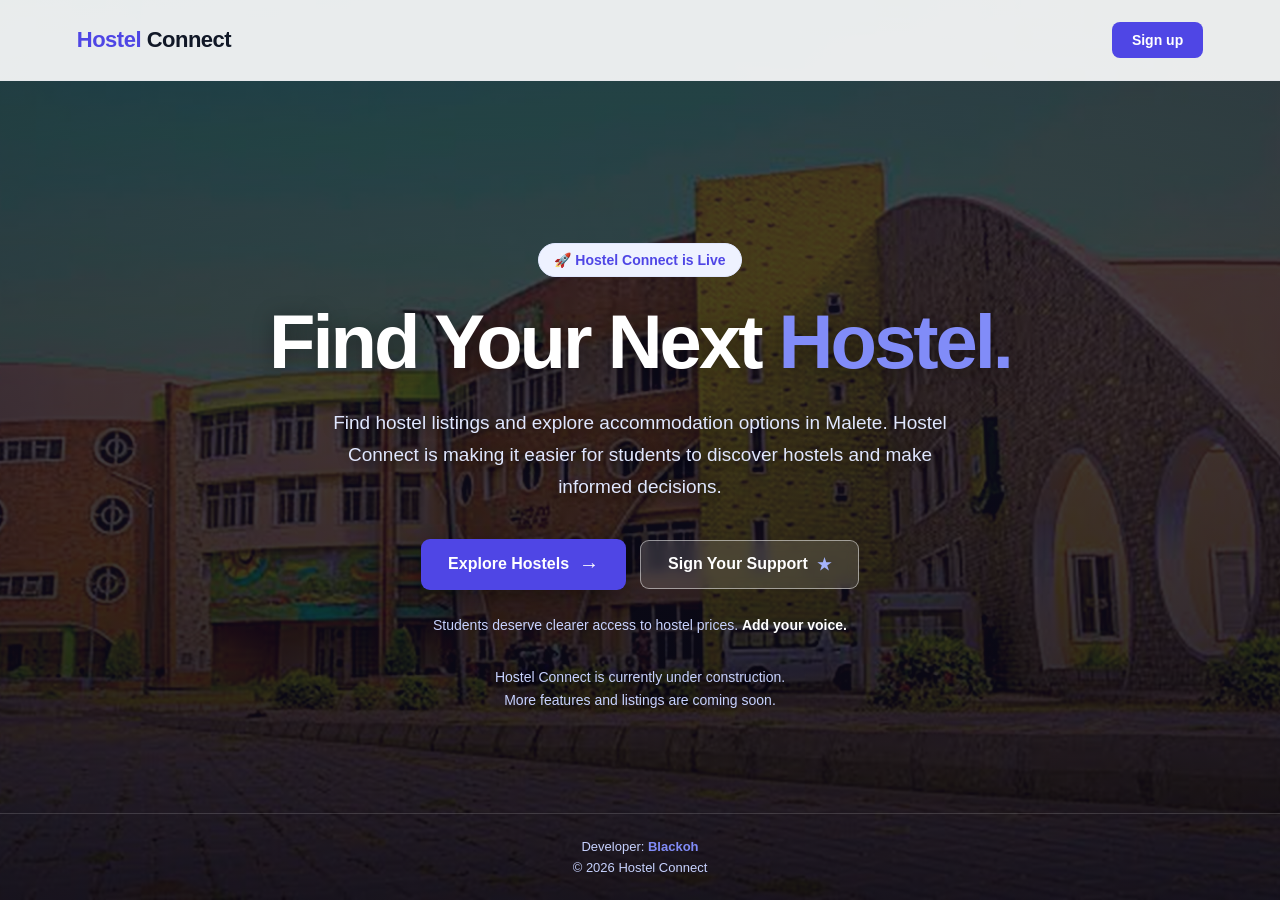
<file: index.html>
<!DOCTYPE html>

<html lang="en">

<head>
    <meta charset="UTF-8">
    <meta name="viewport" content="width=device-width, initial-scale=1.0">

<link rel="stylesheet" href="style.css">

<title>Hostel Connect</title>

<script async src="https://www.googletagmanager.com/gtag/js?id=G-JGVX7X67TK"></script>

<script>
    window.dataLayer = window.dataLayer || [];

    function gtag() {
        dataLayer.push(arguments);
    }

    gtag('js', new Date());
    gtag('config', 'G-JGVX7X67TK');
</script>


</head>

<body>


<header class="navbar">

    <div class="logo">
        <span>Hostel</span> Connect
    </div>

    <button class="nav-signup"
        onclick="window.location.href = 'hostel signup/signup.html';">
        Sign up
    </button>

</header>


<div class="notice-ticker">

    <div class="ticker-content">

        &#x26A0; PHYSICALLY INSPECT BEFORE PAYMENT
        &nbsp;&nbsp; • &nbsp;&nbsp;

        REPORT SUSPICIOUS LISTINGS
        &nbsp;&nbsp; • &nbsp;&nbsp;

        VERIFY BEFORE YOU PAY
        &nbsp;&nbsp; • &nbsp;&nbsp;

        HOSTEL PRICES SHOULD BE CLEAR AND ACCESSIBLE
        &nbsp;&nbsp; • &nbsp;&nbsp;

    </div>

</div>


<main class="hero">

    <div class="hero-content">

        <div class="badge">
            &#x1F680; Hostel Connect is Live
        </div>


        <h1>
            Find Your Next
            <span>Hostel.</span>
        </h1>


        <p class="hero-text">
            Find hostel listings and explore accommodation options
            in Malete. Hostel Connect is making it easier for students
            to discover hostels and make informed decisions.
        </p>


        <div class="hero-actions">

            <button class="main-signup"
                onclick="window.location.href = 'hostel signup/signup.html';">

                Explore Hostels

                <span>&rarr;</span>

            </button>


            <button class="support-btn"
                onclick="window.location.href = 'support.html';">

                Sign Your Support

                <span>&#9733;</span>

            </button>

        </div>


        <p class="support-text">
            Students deserve clearer access to hostel prices.
            <strong>Add your voice.</strong>
        </p>

    </div>

    <p class="construction">
    Hostel Connect is currently under construction.
    <br>
    More features and listings are coming soon.
</p> 

</main>


<footer>

    <p>
        Developer:
        <span>Blackoh</span>
    </p>

    <p class="year">
        &copy; 2026 Hostel Connect
    </p>

</footer>


</body>

</html>
</file>
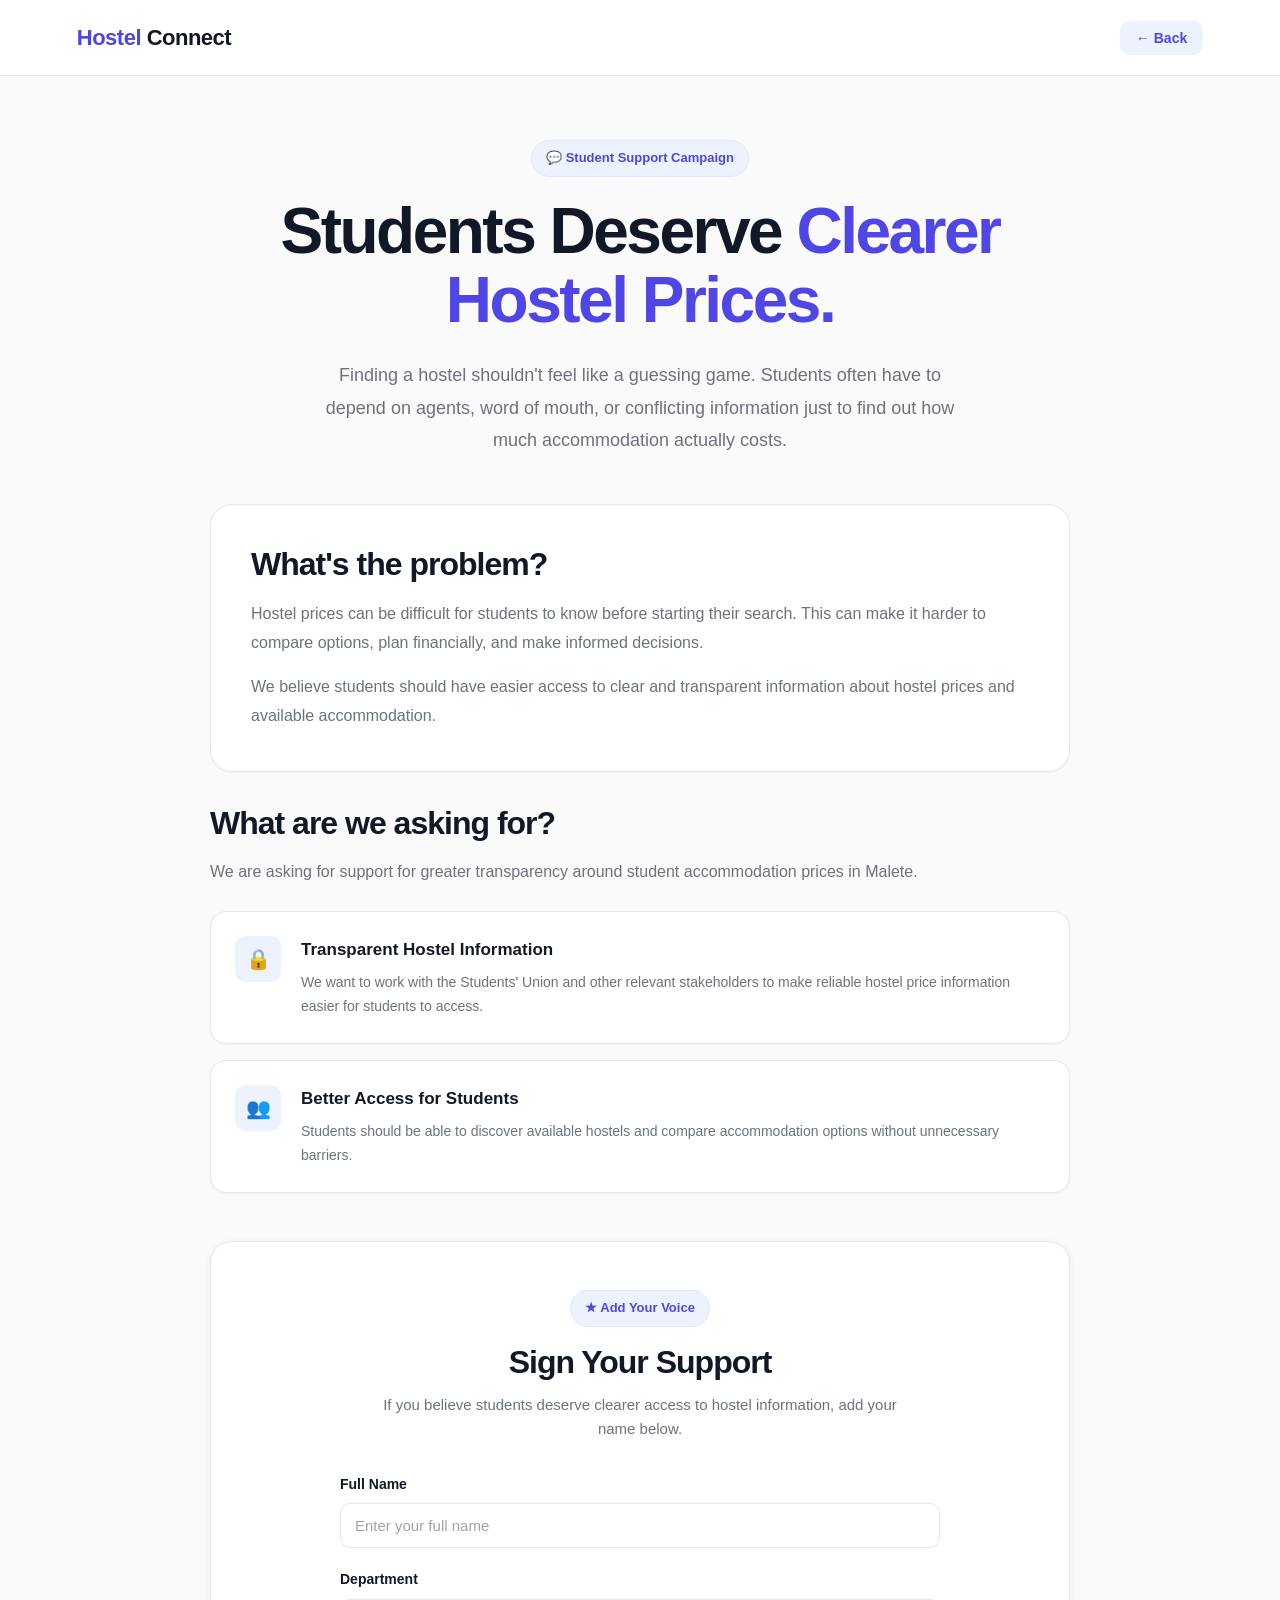
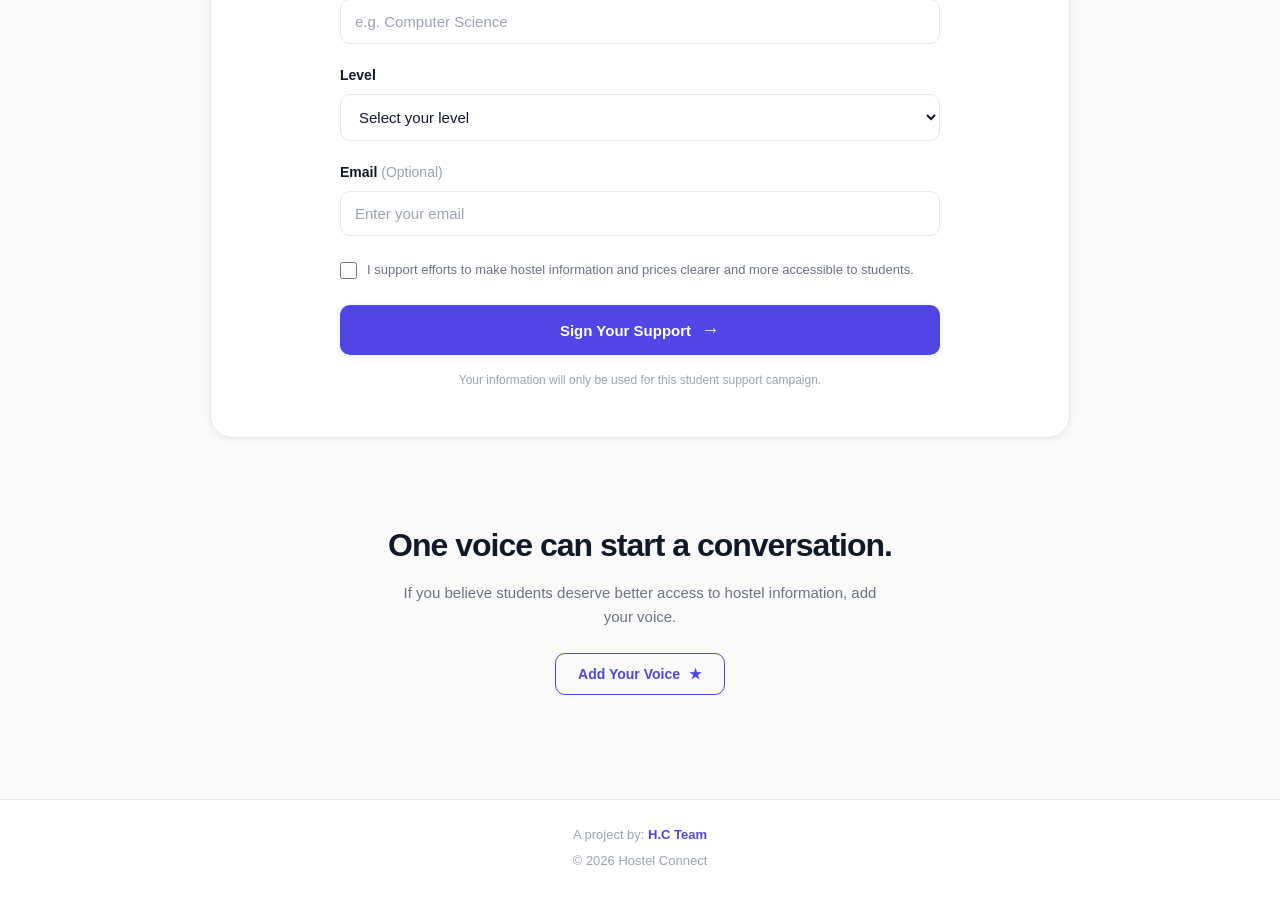
<file: support.html>
<!DOCTYPE html>
<html lang="en">

<head>

<meta charset="UTF-8">
<meta name="viewport" content="width=device-width, initial-scale=1.0">
<link rel="stylesheet" href="support.css">
<title>Student Support | Hostel Connect</title>

</head>

<body>
<header class="navbar">

<div class="logo">
    <span>Hostel</span> Connect
</div>

<button class="back-btn"
    onclick="window.location.href = 'index.html';">

    &larr; Back

</button>

</header>

<main class="support-page">

<section class="support-hero">

    <div class="badge">
        &#128172; Student Support Campaign
    </div>


    <h1>
        Students Deserve
        <span>Clearer Hostel Prices.</span>
    </h1>


    <p class="hero-text">

        Finding a hostel shouldn't feel like a guessing game.

        Students often have to depend on agents, word of mouth,
        or conflicting information just to find out how much
        accommodation actually costs.

    </p>


</section>



<section class="problem-section">

    <h2>
        What's the problem?
    </h2>


    <p>

        Hostel prices can be difficult for students to know
        before starting their search. This can make it harder
        to compare options, plan financially, and make informed
        decisions.

    </p>


    <p>

        We believe students should have easier access to
        clear and transparent information about hostel prices
        and available accommodation.

    </p>

</section>



<section class="campaign-section">

    <h2>
        What are we asking for?
    </h2>


    <p>

        We are asking for support for greater transparency
        around student accommodation prices in Malete.

    </p>


    <div class="request-card">

        <div class="request-icon">
            &#128274;
        </div>

        <div>

            <h3>
                Transparent Hostel Information
            </h3>

            <p>

                We want to work with the Students' Union and
                other relevant stakeholders to make reliable
                hostel price information easier for students
                to access.

            </p>

        </div>

    </div>


    <div class="request-card">

        <div class="request-icon">
            &#128101;
        </div>

        <div>

            <h3>
                Better Access for Students
            </h3>

            <p>

                Students should be able to discover available
                hostels and compare accommodation options
                without unnecessary barriers.

            </p>

        </div>

    </div>


</section>



<section class="support-form-section">

    <div class="form-heading">

        <div class="badge">
            &#9733; Add Your Voice
        </div>

        <h2>
            Sign Your Support
        </h2>

        <p>

            If you believe students deserve clearer access
            to hostel information, add your name below.

        </p>

    </div>


    <form id="support-form">


        <div class="form-group">

            <label for="fullName">
                Full Name
            </label>

            <input class="names"
                type="text"
                id="fullName"
                name="fullName"
                placeholder="Enter your full name"
                required
            >

        </div>



        <div class="form-group">

            <label for="department">
                Department
            </label>

            <input class="department"
                type="text"
                id="department"
                name="department"
                placeholder="e.g. Computer Science"
                required
            >

        </div>



        <div class="form-group">

            <label for="level">
                Level
            </label>

            <select
                id="level"
                name="level"
                required
            >

                <option value="">
                    Select your level
                </option>

                <option value="100">
                    100 Level
                </option>

                <option value="200">
                    200 Level
                </option>

                <option value="300">
                    300 Level
                </option>

                <option value="400">
                    400 Level
                </option>

                <option value="500">
                    500 Level
                </option>

                <option value="600">
                    600 Level
                </option>

                <option value="postgraduate">
                    Postgraduate
                </option>

            </select>

        </div>



        <div class="form-group">

            <label for="email">
                Email <span>(Optional)</span>
            </label>

            <input class="email"
                type="email"
                id="email"
                name="email"
                placeholder="Enter your email"
            >

        </div>



        <label class="agreement">

            <input
                type="checkbox"
                id="agreement"
                required
            >

            <span>
                I support efforts to make hostel information
                and prices clearer and more accessible to students.
            </span>

        </label>



        <button
            type="submit"
            class="submit-btn"
            id="submit-support"
        >

            Sign Your Support

            <span>&rarr;</span>

        </button>


        <p class="form-note">

            Your information will only be used for this
            student support campaign.

        </p>


    </form>

</section>



<section class="closing-section">

    <h2>
        One voice can start a conversation.
    </h2>

    <p>

        If you believe students deserve better access to
        hostel information, add your voice.

    </p>


    <button
        class="bottom-support-btn"
        onclick="document.getElementById('fullName').focus();"
    >

        Add Your Voice
        <span>&#9733;</span>

    </button>

</section>


</main>

<footer>


<p>
    A project by:
    <span>H.C Team</span>
</p>


<p class="year">
    &copy; 2026 Hostel Connect
</p>


</footer>

<script src="support.js"></script>

</body>

</html>
</file>
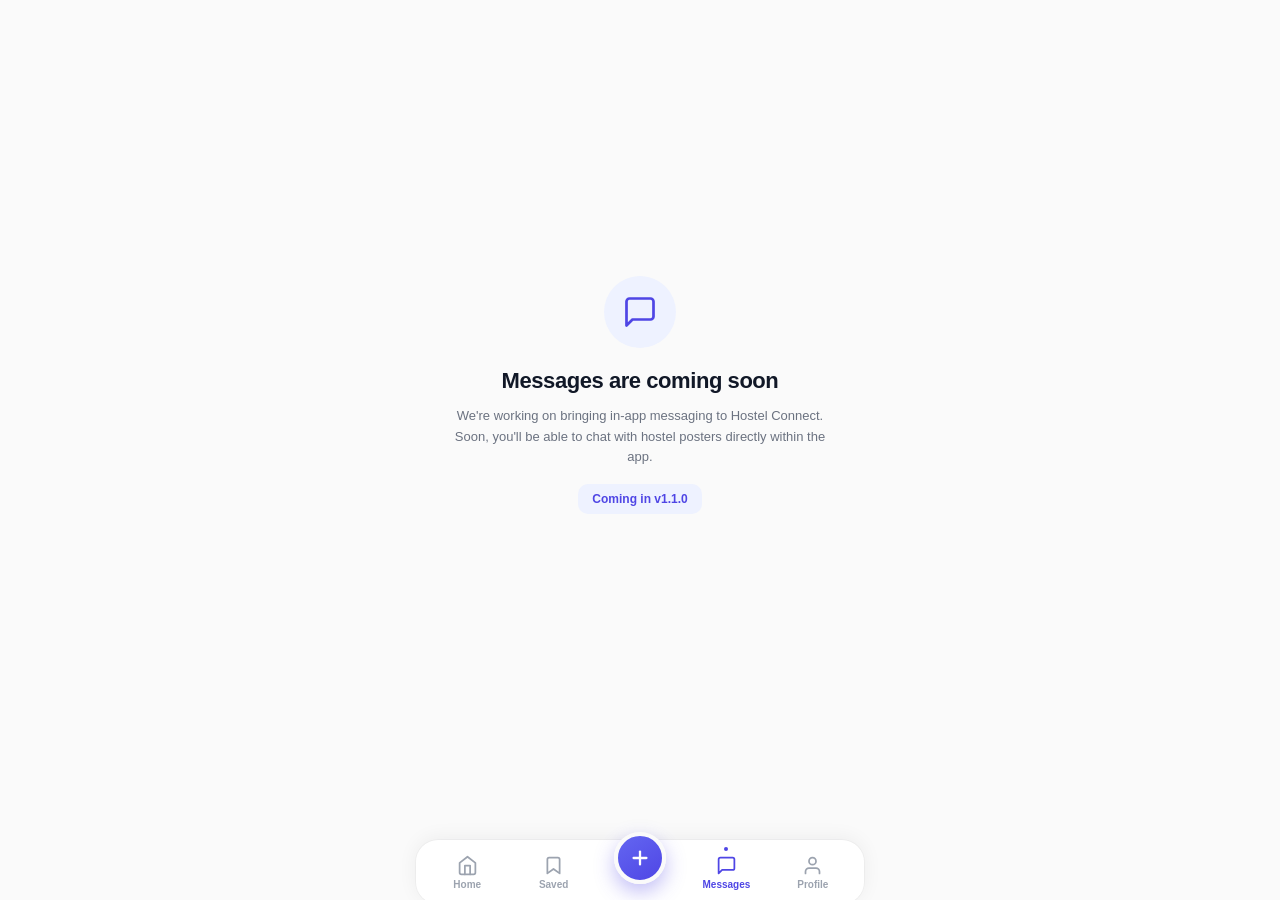
<file: message/message.html>
<!DOCTYPE html>
<html lang="en">

<head>
    <meta charset="UTF-8">
    <meta name="viewport" content="width=device-width, initial-scale=1.0">

    <title>Messages | Hostel Connect</title>

    <link rel="stylesheet" href="message.css">
</head>

<body>

    <main class="message-content">

        <div class="message-icon">

            <svg viewBox="0 0 24 24"
                fill="none"
                stroke="currentColor"
                stroke-width="1.8"
                stroke-linecap="round"
                stroke-linejoin="round">

                <path d="M21 15a2 2 0 0 1-2 2H7l-4 4V5a2 2 0 0 1 2-2h14a2 2 0 0 1 2 2z"/>

            </svg>

        </div>


        <h1>Messages are coming soon</h1>


        <p>
            We're working on bringing in-app messaging to Hostel Connect.
            Soon, you'll be able to chat with hostel posters directly within the app.
        </p>


        <span class="version">
            Coming in v1.1.0
        </span>


    </main>



    <!-- Bottom nav -->

    <div class="bottom-nav-wrap">

        <div class="bottom-nav">


            <div class="nav-item"
                onclick="navigateTo('home')">

                <svg viewBox="0 0 24 24"
                    fill="none"
                    stroke-width="2"
                    stroke-linecap="round"
                    stroke-linejoin="round">

                    <path d="M3 9l9-7 9 7v11a2 2 0 0 1-2 2H5a2 2 0 0 1-2-2z"/>
                    <polyline points="9 22 9 12 15 12 15 22"/>

                </svg>

                <span>Home</span>

            </div>



            <div class="nav-item"
                onclick="navigateTo('saved')">

                <svg viewBox="0 0 24 24"
                    fill="none"
                    stroke-width="2"
                    stroke-linecap="round"
                    stroke-linejoin="round">

                    <path d="M19 21l-7-5-7 5V5a2 2 0 0 1 2-2h10a2 2 0 0 1 2 2z"/>

                </svg>

                <span>Saved</span>

            </div>



            <!-- Center post button -->

            <div class="nav-fab-slot"
                onclick="navigateTo('post')">

                <div class="nav-fab"
                    aria-label="Post a listing">

                    <svg viewBox="0 0 24 24"
                        fill="none"
                        stroke-width="2.5"
                        stroke-linecap="round"
                        stroke-linejoin="round">

                        <line x1="12" y1="5" x2="12" y2="19"/>
                        <line x1="5" y1="12" x2="19" y2="12"/>

                    </svg>

                </div>

            </div>



            <!-- Messages -->

            <div class="nav-item active"
                onclick="navigateTo('message')">

                <svg viewBox="0 0 24 24"
                    fill="none"
                    stroke-width="2"
                    stroke-linecap="round"
                    stroke-linejoin="round">

                    <path d="M21 15a2 2 0 0 1-2 2H7l-4 4V5a2 2 0 0 1 2-2h14a2 2 0 0 1 2 2z"/>

                </svg>

                <span>Messages</span>

            </div>



            <!-- Profile -->

            <div class="nav-item"
                onclick="navigateTo('profile')">

                <svg viewBox="0 0 24 24"
                    fill="none"
                    stroke-width="2"
                    stroke-linecap="round"
                    stroke-linejoin="round">

                    <path d="M20 21v-2a4 4 0 0 0-4-4H8a4 4 0 0 0-4 4v2"/>
                    <circle cx="12" cy="7" r="4"/>

                </svg>

                <span>Profile</span>

            </div>


        </div>

    </div>


    <script src="../theme.js"></script>
    <script src="message.js"></script>

</body>

</html>
</file>
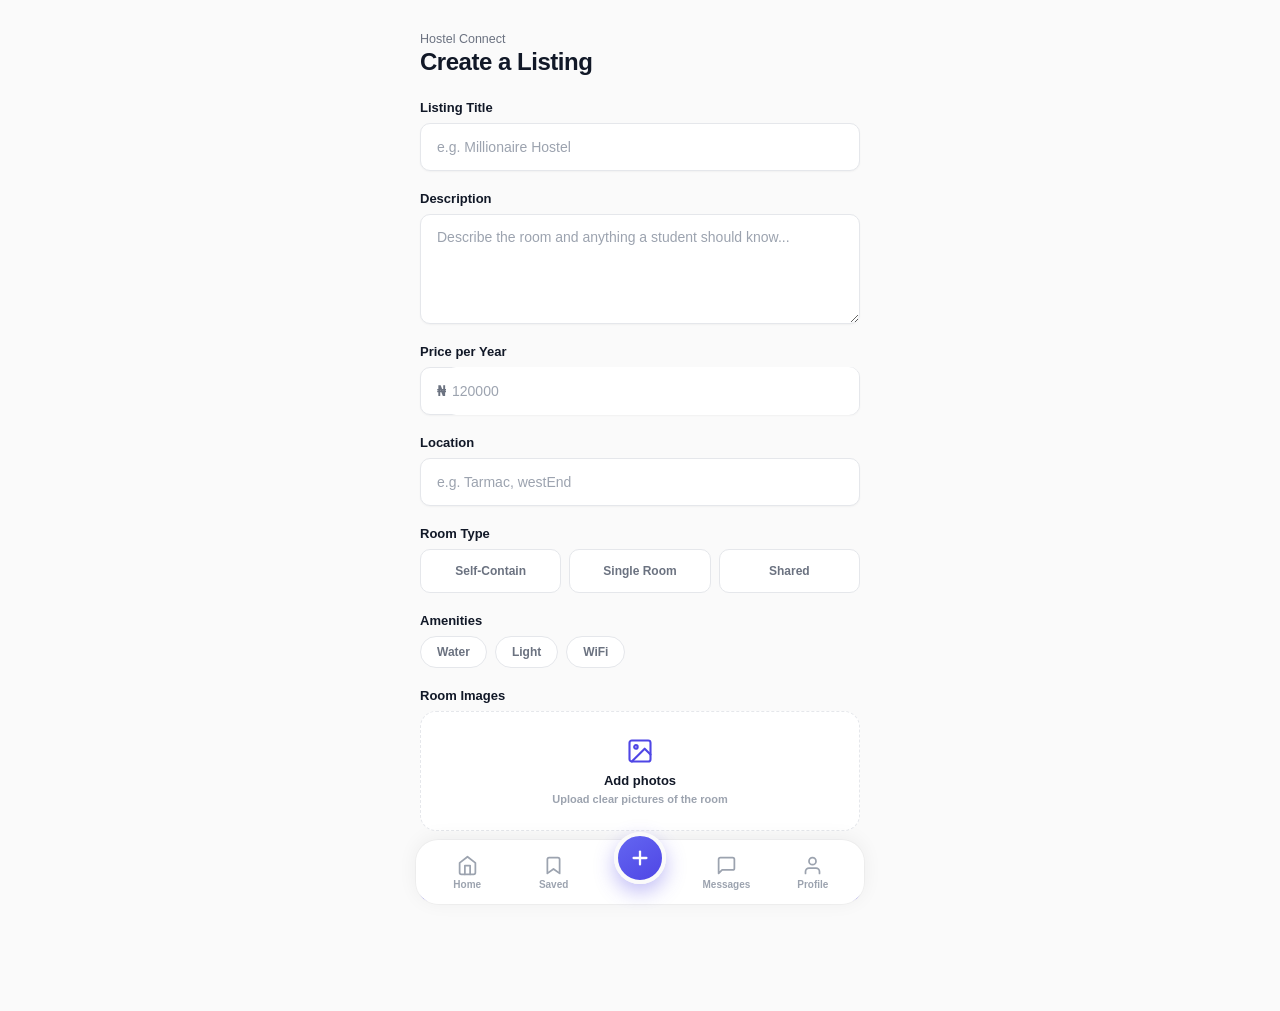
<file: post/post.html>
<!DOCTYPE html>
<html lang="en">
<head>
    <meta charset="UTF-8">
    <meta name="viewport" content="width=device-width, initial-scale=1.0">

    <title>Post | Hostel Connect</title>

    <link rel="stylesheet" href="post.css">
</head>

<body>

    <span class="toast" id="toast">Post Sent</span> 

<main class="post-page">

    <div class="post-header">
        <div>
            <p class="post-subtitle">Hostel Connect</p>
            <h1>Create a Listing</h1>
        </div>
    </div>


    <form class="post-form" id="postForm">

        <!-- TITLE -->

        <div class="form-group">
            <label for="title">Listing Title</label>

            <input
                type="text"
                id="title"
                name="title"
                placeholder="e.g. Millionaire Hostel"
                required
            >
        </div>


        <!-- Description -->

        <div class="form-group">
            <label for="description">Description</label>

            <textarea
                id="description"
                name="description"
                placeholder="Describe the room and anything a student should know..."
                required
            ></textarea>
        </div>


        <!-- Price -->

        <div class="form-group">
            <label for="price">Price per Year</label>

            <div class="input-with-prefix">
                <span>₦</span>

                <input
                    type="number"
                    id="price"
                    name="price"
                    placeholder="120000"
                    min="0"
                    required
                >
            </div>
        </div>


        <!-- Location -->

        <div class="form-group">
            <label for="location">Location</label>

            <input
                type="text"
                id="location"
                name="location"
                placeholder="e.g. Tarmac, westEnd"
                required
            >
        </div>


        <!-- Room Type -->

        <div class="form-group">
            <label>Room Type</label>

            <div class="room-options">

                <label class="room-option">
                    <input
                        type="radio"
                        name="roomType"
                        value="self-contain"
                        required
                    >

                    <span>Self-Contain</span>
                </label>


                <label class="room-option">
                    <input
                        type="radio"
                        name="roomType"
                        value="single-room"
                    >

                    <span>Single Room</span>
                </label>


                <label class="room-option">
                    <input
                        type="radio"
                        name="roomType"
                        value="shared"
                    >

                    <span>Shared</span>
                </label>

            </div>
        </div>


        <!-- Amenities -->

        <div class="form-group">
            <label>Amenities</label>

            <div class="amenities">

                <label class="amenity">
                    <input type="checkbox" name="amenities" value="water">
                    <span>Water</span>
                </label>

                <label class="amenity">
                    <input type="checkbox" name="amenities" value="light">
                    <span>Light</span>
                </label>

                <label class="amenity">
                    <input type="checkbox" name="amenities" value="wifi">
                    <span>WiFi</span>
                </label>

            </div>
        </div>


        <!-- Images -->

        <div class="form-group">

            <label for="images">Room Images</label>

            <label class="image-upload" for="images">

                <svg viewBox="0 0 24 24"
                    fill="none"
                    stroke="currentColor"
                    stroke-width="1.8"
                    stroke-linecap="round"
                    stroke-linejoin="round">

                    <rect x="3" y="3" width="18" height="18" rx="2"/>
                    <circle cx="8.5" cy="8.5" r="1.5"/>
                    <polyline points="21 15 16 10 5 21"/>

                </svg>

                <strong>Add photos</strong>
                <span>Upload clear pictures of the room</span>

            </label>

            <input
                type="file"
                id="images"
                name="images"
                accept="image/*"
                multiple
                hidden
            >

        </div>


        <!-- Submit -->

        <button type="submit" class="post-button" id="submit">
            Post Listing
        </button>

    </form>

</main>


<div class="bottom-spacer"></div>


<!-- Bottom nav -->

<div class="bottom-nav-wrap">

    <div class="bottom-nav">

        <!-- HOME -->

        <div class="nav-item" onclick="navigateTo('home')">

            <svg viewBox="0 0 24 24"
                fill="none"
                stroke-width="2"
                stroke-linecap="round"
                stroke-linejoin="round">

                <path d="M3 9l9-7 9 7v11a2 2 0 0 1-2 2H5a2 2 0 0 1-2-2z"/>
                <polyline points="9 22 9 12 15 12 15 22"/>

            </svg>

            <span>Home</span>

        </div>


        <!-- Saved page btn -->

        <div class="nav-item" onclick="navigateTo('saved')">

            <svg viewBox="0 0 24 24"
                fill="none"
                stroke-width="2"
                stroke-linecap="round"
                stroke-linejoin="round">

                <path d="M19 21l-7-5-7 5V5a2 2 0 0 1 2-2h10a2 2 0 0 1 2 2z"/>

            </svg>

            <span>Saved</span>

        </div>


        <!-- Post page btn -->

        <div class="nav-fab-slot">

            <div class="nav-fab" aria-label="Post a listing">

                <svg viewBox="0 0 24 24"
                    fill="none"
                    stroke-width="2.5"
                    stroke-linecap="round"
                    stroke-linejoin="round">

                    <line x1="12" y1="5" x2="12" y2="19"/>
                    <line x1="5" y1="12" x2="19" y2="12"/>

                </svg>

            </div>

        </div>


        <!-- All Message -->

        <div class="nav-item" onclick="navigateTo('message')">

            <svg viewBox="0 0 24 24"
                fill="none"
                stroke-width="2"
                stroke-linecap="round"
                stroke-linejoin="round">

                <path d="M21 15a2 2 0 0 1-2 2H7l-4 4V5a2 2 0 0 1 2-2h14a2 2 0 0 1 2 2z"/>

            </svg>

            <span>Messages</span>

        </div>


        <!-- PROFILE -->

        <div class="nav-item" onclick="navigateTo('profile')">

            <svg viewBox="0 0 24 24"
                fill="none"
                stroke-width="2"
                stroke-linecap="round"
                stroke-linejoin="round">

                <path d="M20 21v-2a4 4 0 0 0-4-4H8a4 4 0 0 0-4 4v2"/>
                <circle cx="12" cy="7" r="4"/>

            </svg>

            <span>Profile</span>

        </div>

    </div>

</div>

<script src="../theme.js"></script>
<script src="post.js"></script>

</body>
</html>
</file>
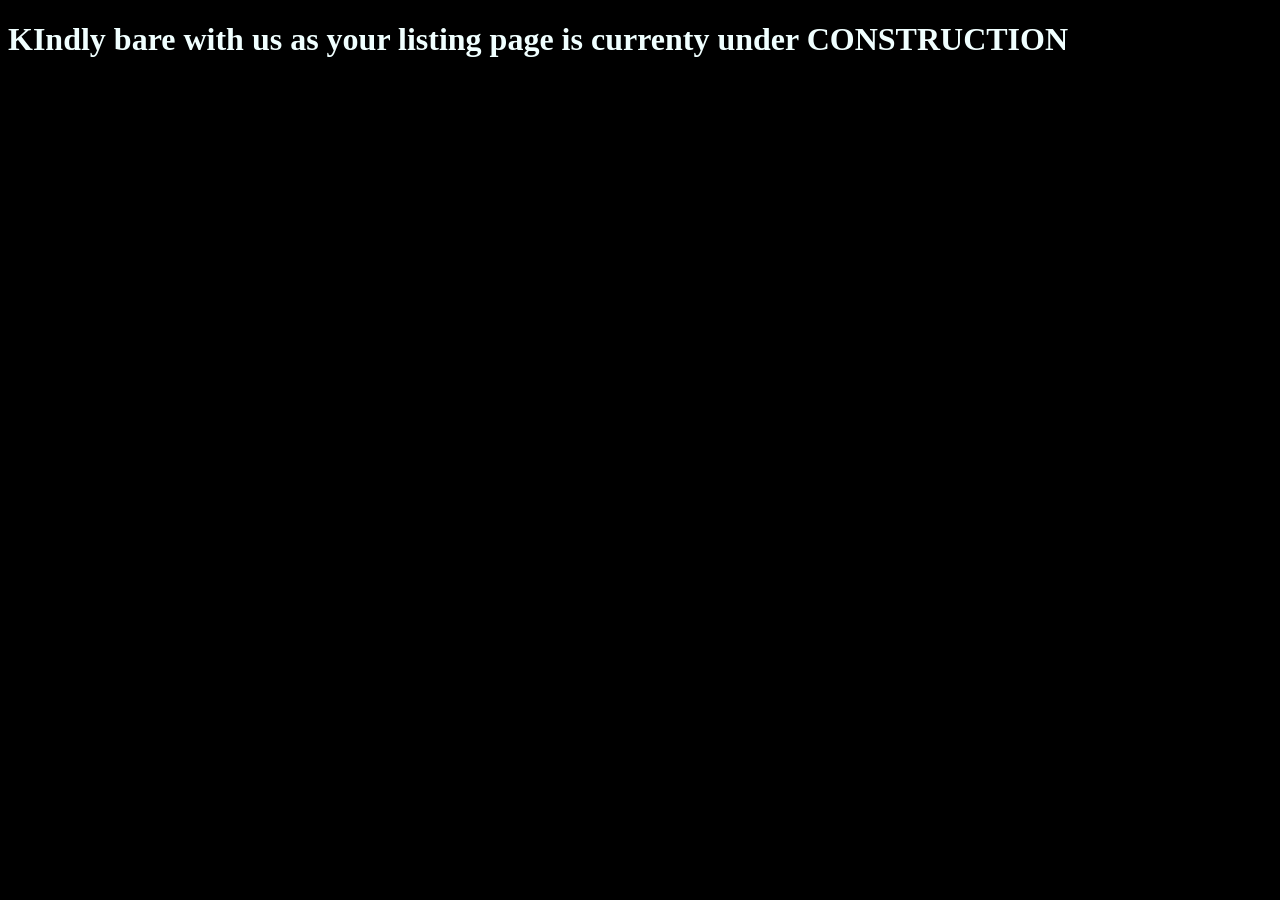
<file: profile/mylist.html>
<!DOCTYPE html>
<html lang="en">
<head>
    <meta charset="UTF-8">
    <meta name="viewport" content="width=device-width, initial-scale=1.0">
    <title>MY listings</title>
    <style>
        body{
            background: black;
            color: azure;
        }
    </style>
</head>
<body>
    <h1>KIndly bare with us as your listing page is currenty under CONSTRUCTION</h1>
</body>
</html>
</file>
<file: style.css>
* {
  margin: 0;
  padding: 0;
  box-sizing: border-box;
  }


body {
min-height: 100vh;

display: flex;
flex-direction: column;

font-family: Arial, Helvetica, sans-serif;

color: #F9FAFB;

background:
    linear-gradient(
        rgba(17, 17, 40, 0.72),
        rgba(10, 8, 20, 0.85)
    ),
    url("hostel signup/homepage_enhanced.jpg");

background-size: cover;
background-position: center;
background-repeat: no-repeat;
background-attachment: fixed;

}


/* NAVBAR */

.navbar {
width: 100%;

display: flex;
align-items: center;
justify-content: space-between;

padding: 22px clamp(20px, 6vw, 80px);

border-bottom: 1px solid #E5E7EB;

background: rgba(255, 255, 255, 0.9);

}


.logo {
font-size: 22px;
font-weight: 800;

letter-spacing: -0.5px;

color: #111827;

}


.logo span {
color: #4F46E5;
}


.nav-signup {
border: none;

background: #4F46E5;
color: white;

padding: 10px 20px;

border-radius: 8px;

font-size: 14px;
font-weight: 600;

cursor: pointer;

transition: 0.25s ease;

}


.nav-signup:hover {
background: #4338CA;
transform: translateY(-1px);
}


/* NOTICE TICKER */

.notice-ticker {
height: 30px;

overflow: hidden;
white-space: nowrap;

font-size: 13px;
font-weight: 600;

letter-spacing: 0.4px;

color: #F1F2FF;

padding-top: 8px;

}


.ticker-content {
display: inline-block;

padding-left: 100%;

animation: ticker 18s linear infinite;

}


@keyframes ticker {

from {
    transform: translateX(0);
}


to {
    transform: translateX(-100%);
}

}


/* HERO */

.hero {
flex: 1;

display: flex;
flex-direction: column;

justify-content: center;
align-items: center;

padding: 70px 20px 40px;

}


.hero-content {
width: min(800px, 100%);

text-align: center;

}


/* LIVE BADGE */

.badge {
display: inline-block;

padding: 8px 15px;

margin-bottom: 25px;

border-radius: 50px;

background: #EEF2FF;

border: 1px solid #E0E7FF;

color: #4F46E5;

font-size: 14px;
font-weight: 600;

}


/* MAIN HEADING */

h1 {
font-size: clamp(42px, 8vw, 76px);

line-height: 1.05;

letter-spacing: -3px;

margin-bottom: 25px;

color: #FFFFFF;

text-shadow: 0 2px 20px rgba(0, 0, 0, 0.35);

}


h1 span {
color: #818CF8;
}


/* DESCRIPTION */

.hero-text {
max-width: 620px;

margin: 0 auto 35px;

color: #E0E7FF;

font-size: clamp(16px, 2vw, 19px);

line-height: 1.7;

text-shadow: 0 1px 12px rgba(0, 0, 0, 0.4);

}


/* HERO BUTTONS */

.hero-actions {
display: flex;

justify-content: center;
align-items: center;

gap: 14px;

flex-wrap: wrap;

}


/* PRIMARY BUTTON */

.main-signup {
display: inline-flex;

align-items: center;
justify-content: center;

gap: 10px;

border: none;

background: #4F46E5;
color: white;

padding: 14px 27px;

border-radius: 9px;

font-size: 16px;
font-weight: 600;

cursor: pointer;

transition: 0.25s ease;

box-shadow:
    0 8px 20px rgba(0, 0, 0, 0.3);

}


.main-signup span {
font-size: 20px;

transition: 0.25s ease;

}


.main-signup:hover {
background: #4338CA;

transform: translateY(-2px);

box-shadow:
    0 10px 25px rgba(0, 0, 0, 0.35);

}


.main-signup:hover span {
transform: translateX(4px);

}


/* SUPPORT BUTTON */

.support-btn {
display: inline-flex;

align-items: center;
justify-content: center;

gap: 9px;

padding: 14px 27px;

border: 1px solid rgba(255, 255, 255, 0.5);

background: rgba(255, 255, 255, 0.12);

color: #FFFFFF;

border-radius: 9px;

font-size: 16px;
font-weight: 600;

cursor: pointer;

transition: 0.25s ease;

backdrop-filter: blur(6px);

}


.support-btn:hover {
background: rgba(255, 255, 255, 0.22);

transform: translateY(-2px);

}


.support-btn span {
color: #A5B4FC;

transition: 0.25s ease;

}


.support-btn:hover span {
transform: scale(1.1);

}


/* SUPPORT MESSAGE */

.support-text {
margin-top: 24px;

color: #C7D2FE;

font-size: 14px;

line-height: 1.6;

}


.support-text strong {
color: #FFFFFF;

}


/* CONSTRUCTION TEXT */

.construction {
margin-top: 30px;

text-align: center;

color: #C7D2FE;

font-size: 14px;

line-height: 1.6;

text-shadow: 0 1px 10px rgba(0, 0, 0, 0.35);

}


/* FOOTER */

footer {
text-align: center;

padding: 25px 20px;

border-top: 1px solid rgba(255, 255, 255, 0.15);

color: #C7D2FE;

font-size: 13px;

}


footer span {
color: #818CF8;

font-weight: 600;

}


.year {
margin-top: 6px;

}


/* SMALL SCREEN */

@media (max-width: 600px) {

.navbar {
    padding: 18px 20px;
}


.logo {
    font-size: 19px;
}


.nav-signup {
    padding: 9px 15px;

    font-size: 13px;
}


.notice-ticker {
    font-size: 12px;
}


.hero {
    padding: 50px 20px 35px;
}


h1 {
    letter-spacing: -2px;
}


.hero-text {
    margin-bottom: 30px;
}


.hero-actions {
    width: 100%;

    flex-direction: column;

    gap: 10px;
}


.main-signup,
.support-btn {
    width: 100%;
}


.support-text {
    margin-top: 20px;

    font-size: 13px;
}


.construction {
    margin-top: 25px;

    font-size: 13px;
}


footer {
    padding: 20px;
}

}
</file>
<file: support.css>
:root {

--color-primary: #4F46E5;

--color-primary-hover: #4338CA;

--color-primary-light: #EEF2FF;

--color-primary-subtle: #E0E7FF;

--color-bg: #FAFAFA;

--color-surface: #FFFFFF;

--color-text-primary: #111827;

--color-text-secondary: #6B7280;

--color-text-muted: #9CA3AF;

--color-border: #E5E7EB;

--color-success: #10B981;

--color-success-light: #ECFDF5;

--color-danger: #EF4444;

--color-warning: #F59E0B;

--font-family: 'Inter', -apple-system, BlinkMacSystemFont, sans-serif;

--radius-sm: 6px;

--radius-md: 10px;

--radius-lg: 16px;

--radius-xl: 22px;

--shadow-sm: 0 1px 2px rgba(0, 0, 0, 0.04);

--shadow-md: 0 2px 8px rgba(0, 0, 0, 0.06);

--shadow-lg: 0 4px 16px rgba(0, 0, 0, 0.08);

--space-1: 4px;

--space-2: 8px;

--space-3: 12px;

--space-4: 16px;

--space-5: 20px;

--space-6: 24px;

--space-8: 32px;

--space-10: 40px;

--space-12: 48px;

--space-16: 64px;

}

/* RESET */

* {
  margin: 0;
  padding: 0;
  box-sizing: border-box;
  }

html {
scroll-behavior: smooth;
}

body {
min-height: 100vh;

font-family: var(--font-family);

color: var(--color-text-primary);

background: var(--color-bg);

line-height: 1.6;
}

/* NAVBAR */

.navbar {
width: 100%;

display: flex;
align-items: center;
justify-content: space-between;

padding: 20px clamp(20px, 6vw, 80px);

background: var(--color-surface);

border-bottom: 1px solid var(--color-border);

position: sticky;
top: 0;

z-index: 100;
}

.logo {
font-size: 22px;

font-weight: 800;

letter-spacing: -0.5px;

color: var(--color-text-primary);
}

.logo span {
color: var(--color-primary);
}

.back-btn {
border: none;

background: var(--color-primary-light);

color: var(--color-primary);

padding: 9px 16px;

border-radius: var(--radius-md);

font-size: 14px;

font-weight: 600;

cursor: pointer;

transition: 0.25s ease;
}

.back-btn:hover {
background: var(--color-primary-subtle);

transform: translateY(-1px);
}

/* SUPPORT PAGE */

.support-page {
width: min(900px, 100%);

margin: 0 auto;

padding: var(--space-16) 20px;
}

/* SUPPORT HERO */

.support-hero {
text-align: center;

max-width: 750px;

margin: 0 auto;

padding-bottom: var(--space-12);
}

.badge {
display: inline-block;

padding: 7px 14px;

margin-bottom: var(--space-5);

border-radius: 50px;

background: var(--color-primary-light);

border: 1px solid var(--color-primary-subtle);

color: var(--color-primary);

font-size: 13px;

font-weight: 700;
}

.support-hero h1 {
font-size: clamp(38px, 7vw, 64px);

line-height: 1.08;

letter-spacing: -2.5px;

margin-bottom: var(--space-6);

color: var(--color-text-primary);
}

.support-hero h1 span {
color: var(--color-primary);
}

.hero-text {
max-width: 650px;

margin: 0 auto;

color: var(--color-text-secondary);

font-size: clamp(16px, 2vw, 18px);

line-height: 1.8;
}

/* PROBLEM SECTION */

.problem-section {
background: var(--color-surface);

border: 1px solid var(--color-border);

border-radius: var(--radius-xl);

padding: var(--space-10);

margin-bottom: var(--space-8);

box-shadow: var(--shadow-sm);
}

.problem-section h2,
.campaign-section h2,
.support-form-section h2,
.closing-section h2 {
font-size: clamp(25px, 4vw, 32px);

line-height: 1.2;

letter-spacing: -1px;

margin-bottom: var(--space-4);

color: var(--color-text-primary);
}

.problem-section p {
color: var(--color-text-secondary);

font-size: 16px;

line-height: 1.8;

margin-bottom: var(--space-4);
}

.problem-section p:last-child {
margin-bottom: 0;
}

/* CAMPAIGN SECTION */

.campaign-section {
margin-bottom: var(--space-12);
}

.campaign-section > p {
color: var(--color-text-secondary);

font-size: 16px;

line-height: 1.8;

margin-bottom: var(--space-6);
}

.request-card {
display: flex;

gap: var(--space-5);

background: var(--color-surface);

border: 1px solid var(--color-border);

border-radius: var(--radius-lg);

padding: var(--space-6);

margin-bottom: var(--space-4);

box-shadow: var(--shadow-sm);

transition: 0.25s ease;
}

.request-card:hover {
transform: translateY(-2px);

box-shadow: var(--shadow-md);

border-color: var(--color-primary-subtle);
}

.request-icon {
width: 46px;

height: 46px;

min-width: 46px;

display: flex;

align-items: center;

justify-content: center;

border-radius: var(--radius-md);

background: var(--color-primary-light);

color: var(--color-primary);

font-size: 20px;
}

.request-card h3 {
font-size: 17px;

margin-bottom: var(--space-2);

color: var(--color-text-primary);
}

.request-card p {
color: var(--color-text-secondary);

font-size: 14px;

line-height: 1.7;
}

/* sSubmit form */

.support-form-section {
background: var(--color-surface);

border: 1px solid var(--color-border);

border-radius: var(--radius-xl);

padding: clamp(24px, 5vw, 48px);

box-shadow: var(--shadow-md);

margin-bottom: var(--space-12);
}

.form-heading {
text-align: center;

margin-bottom: var(--space-8);
}

.form-heading .badge {
margin-bottom: var(--space-4);
}

.form-heading h2 {
margin-bottom: var(--space-3);
}

.form-heading p {
max-width: 550px;

margin: 0 auto;

color: var(--color-text-secondary);

font-size: 15px;
}

/* Form */

#support-form {
max-width: 600px;

margin: 0 auto;
}

.form-group {
margin-bottom: var(--space-5);
}

.form-group label {
display: block;

margin-bottom: var(--space-2);

color: var(--color-text-primary);

font-size: 14px;

font-weight: 600;
}

.form-group label span {
color: var(--color-text-muted);

font-weight: 400;
}

.form-group input,
.form-group select {
width: 100%;

padding: 13px 14px;

border: 1px solid var(--color-border);

border-radius: var(--radius-md);

background: var(--color-surface);

color: var(--color-text-primary);

font-family: inherit;

font-size: 15px;

outline: none;

transition: 0.25s ease;
}

.form-group input::placeholder {
color: var(--color-text-muted);
}

.form-group input:focus,
.form-group select:focus {
border-color: var(--color-primary);

box-shadow: 0 0 0 3px rgba(79, 70, 229, 0.1);
}

/* Agreement */

.agreement {
display: flex;

align-items: flex-start;

gap: 10px;

margin: var(--space-6) 0;

color: var(--color-text-secondary);

font-size: 13px;

line-height: 1.6;

cursor: pointer;
}

.agreement input {
width: 17px;

height: 17px;

min-width: 17px;

margin-top: 2px;

accent-color: var(--color-primary);

cursor: pointer;
}

/* SUBMIT Btn */

.submit-btn {
width: 100%;

display: flex;

align-items: center;

justify-content: center;

gap: 10px;

border: none;

background: var(--color-primary);

color: #FFFFFF;

padding: 14px 20px;

border-radius: var(--radius-md);

font-family: inherit;

font-size: 15px;

font-weight: 700;

cursor: pointer;

transition: 0.25s ease;

box-shadow: var(--shadow-md);
}

.submit-btn span {
font-size: 19px;

transition: 0.25s ease;
}

.submit-btn:hover {
background: var(--color-primary-hover);

transform: translateY(-1px);

box-shadow: var(--shadow-lg);
}

.submit-btn:hover span {
transform: translateX(4px);
}

.form-note {
text-align: center;

margin-top: var(--space-4);

color: var(--color-text-muted);

font-size: 12px;

line-height: 1.5;
}

/* CLOSING SECTION */

.closing-section {
text-align: center;

padding: var(--space-10) 0;
}

.closing-section p {
max-width: 500px;

margin: 0 auto var(--space-6);

color: var(--color-text-secondary);

font-size: 15px;
}

.bottom-support-btn {
border: 1px solid var(--color-primary);

background: transparent;

color: var(--color-primary);

padding: 12px 22px;

border-radius: var(--radius-md);

font-family: inherit;

font-size: 14px;

font-weight: 700;

cursor: pointer;

transition: 0.25s ease;
}

.bottom-support-btn span {
margin-left: 5px;
}

.bottom-support-btn:hover {
background: var(--color-primary);

color: #FFFFFF;

transform: translateY(-1px);
}

/* Footer */

footer {
text-align: center;

padding: 25px 20px;

border-top: 1px solid var(--color-border);

background: var(--color-surface);

color: var(--color-text-muted);

font-size: 13px;
}

footer span {
color: var(--color-primary);

font-weight: 700;
}

.year {
margin-top: 6px;
}

/* MOBILE */

@media (max-width: 600px) {

.navbar {
padding: 18px 20px;
}

.logo {
font-size: 19px;
}

.back-btn {
padding: 8px 13px;
font-size: 13px;

}

.support-page {
padding: 45px 18px;
}

.support-hero {
padding-bottom: 40px;
}

.support-hero h1 {
letter-spacing: -1.8px;
}

.hero-text {
font-size: 15px;
line-height: 1.7;
}

.problem-section {
padding: 25px 20px;
border-radius: var(--radius-lg);
}

.request-card {
padding: 20px;
gap: 14px;

}

.request-icon {
width: 42px;
height: 42px;
min-width: 42px;
font-size: 18px;
}

.support-form-section {
padding: 25px 20px;
border-radius: var(--radius-lg);

}

.form-heading {
margin-bottom: 30px;
}

.form-group input,
.form-group select {
padding: 12px 13px;
}

.closing-section {
padding: 20px 0 35px;
}
}
</file>
<file: message/message.css>
:root {
  --color-primary: #4F46E5;
  --color-primary-hover: #4338CA;
  --color-primary-light: #EEF2FF;
  --color-primary-subtle: #E0E7FF;

  --color-bg: #FAFAFA;
  --color-surface: #FFFFFF;

  --color-text-primary: #111827;
  --color-text-secondary: #6B7280;
  --color-text-muted: #9CA3AF;

  --color-border: #E5E7EB;

  --color-success: #10B981;
  --color-success-light: #ECFDF5;
  --color-danger: #EF4444;

  --font-family: 'Inter', -apple-system, BlinkMacSystemFont, sans-serif;

  --radius-sm: 6px;
  --radius-md: 10px;
  --radius-lg: 16px;
  --radius-xl: 22px;

  --shadow-sm: 0 1px 2px rgba(0, 0, 0, 0.04);
  --shadow-md: 0 2px 8px rgba(0, 0, 0, 0.06);
  --shadow-lg: 0 4px 16px rgba(0, 0, 0, 0.08);

  --shadow-nav: 0 -2px 20px rgba(17, 24, 39, 0.06);

  --shadow-fab: 0 8px 20px rgba(79, 70, 229, 0.35);

  --space-1: 4px;
  --space-2: 8px;
  --space-3: 12px;
  --space-4: 16px;
  --space-5: 20px;
  --space-6: 24px;
  --space-8: 32px;
  --space-10: 40px;
  --space-12: 48px;
  --space-16: 64px;
}


/* Dark mode */

[data-theme="dark"] {
    --color-bg: #111827;
    --color-surface: #1F2937;
    --color-text-primary: #F9FAFB;
    --color-text-secondary: #D1D5DB;
    --color-text-muted: #D1D5DB;
    --color-border: #374151;

    --color-primary-light: #312E81;
    --color-primary-subtle: #3730A3;

    --shadow-sm: 0 1px 2px rgba(0, 0, 0, 0.2);
    --shadow-md: 0 2px 8px rgba(0, 0, 0, 0.25);
    --shadow-lg: 0 4px 16px rgba(0, 0, 0, 0.3);
}


* {
    box-sizing: border-box;
    margin: 0;
    padding: 0;

    -webkit-tap-highlight-color: transparent;
}


html,
body {
    min-height: 100%;

    background: var(--color-bg);
}


body {
    font-family: var(--font-family);

    color: var(--color-text-primary);

    max-width: 480px;

    margin: 0 auto;

    min-height: 100vh;

    position: relative;

    -webkit-font-smoothing: antialiased;
}



/* content */

.message-content {

    min-height: calc(100vh - 110px);

    display: flex;

    flex-direction: column;

    align-items: center;

    justify-content: center;

    text-align: center;

    padding: var(--space-6);
}


.message-icon {

    width: 72px;
    height: 72px;

    border-radius: 50%;

    background: var(--color-primary-light);

    color: var(--color-primary);

    display: flex;

    align-items: center;

    justify-content: center;

    margin-bottom: var(--space-5);
}


.message-icon svg {

    width: 36px;
    height: 36px;
}


.message-content h1 {

    font-size: 22px;

    font-weight: 700;

    letter-spacing: -0.02em;

    margin-bottom: var(--space-3);
}


.message-content p {

    max-width: 380px;

    font-size: 13px;

    line-height: 1.6;

    color: var(--color-text-secondary);

    margin-bottom: var(--space-4);
}


.version {

    font-size: 12px;

    font-weight: 700;

    color: var(--color-primary);

    background: var(--color-primary-light);

    padding: 8px 14px;

    border-radius: var(--radius-md);
}



/* bottom nav */

.bottom-nav-wrap {

    position: fixed;

    bottom: -20px;

    left: 50%;

    transform: translateX(-50%);

    width: 100%;

    max-width: 480px;

    z-index: 30;

    padding: 0 var(--space-4) var(--space-4);

    pointer-events: none;
}


.bottom-nav {

    pointer-events: auto;

    position: relative;

    background: var(--color-surface);

    border-radius: var(--radius-xl);

    box-shadow:
        var(--shadow-nav),
        0 0 0 1px rgba(17,24,39,0.03);

    display: flex;

    align-items: center;

    justify-content: space-around;

    padding: var(--space-2) var(--space-2);

    height: 64px;
}


.nav-item {

    display: flex;

    flex-direction: column;

    align-items: center;

    justify-content: center;

    gap: 3px;

    flex: 1;

    cursor: pointer;

    padding: var(--space-2) 0;

    position: relative;
}


.nav-item svg {

    width: 21px;
    height: 21px;

    stroke: var(--color-text-muted);

    fill: none;

    transition: stroke 0.15s ease;
}


.nav-item span {

    font-size: 10px;

    font-weight: 600;

    color: var(--color-text-muted);

    transition: color 0.15s ease;
}


.nav-item.active svg {

    stroke: var(--color-primary);
}


.nav-item.active span {

    color: var(--color-primary);
}


.nav-item.active::before {

    content: '';

    position: absolute;

    top: 0;

    width: 4px;

    height: 4px;

    border-radius: 50%;

    background: var(--color-primary);
}



/* Center FAB */

.nav-fab-slot {

    flex: 1;

    display: flex;

    align-items: center;

    justify-content: center;
}


.nav-fab {

    width: 52px;
    height: 52px;

    border-radius: 50%;

    background: linear-gradient(
        145deg,
        #6366F1,
        var(--color-primary)
    );

    display: flex;

    align-items: center;

    justify-content: center;

    box-shadow: var(--shadow-fab);

    cursor: pointer;

    transform: translateY(-14px);

    transition: transform 0.15s ease;

    border: 4px solid var(--color-bg);
}


.nav-fab:active {

    transform: translateY(-14px) scale(0.94);
}


.nav-fab svg {

    width: 22px;
    height: 22px;

    stroke: white;
}
</file>
<file: post/post.css>
:root {
  --color-primary: #4F46E5;
  --color-primary-hover: #4338CA;
  --color-primary-light: #EEF2FF;
  --color-primary-subtle: #E0E7FF;

  --color-bg: #FAFAFA;
  --color-surface: #FFFFFF;

  --color-text-primary: #111827;
  --color-text-secondary: #6B7280;
  --color-text-muted: #9CA3AF;

  --color-border: #E5E7EB;

  --color-success: #10B981;

  --font-family: 'Inter', -apple-system, BlinkMacSystemFont, sans-serif;

  --radius-sm: 6px;
  --radius-md: 10px;
  --radius-lg: 16px;
  --radius-xl: 22px;

  --shadow-sm: 0 1px 2px rgba(0, 0, 0, 0.04);
  --shadow-nav: 0 -2px 20px rgba(17, 24, 39, 0.06);
  --shadow-fab: 0 8px 20px rgba(79, 70, 229, 0.35);

  --space-1: 4px;
  --space-2: 8px;
  --space-3: 12px;
  --space-4: 16px;
  --space-5: 20px;
  --space-6: 24px;
  --space-8: 32px;
}

[data-theme="dark"] {
    --color-bg: #111827;
    --color-surface: #1F2937;
    --color-text-primary: #F9FAFB;
    --color-text-secondary: #D1D5DB;
    --color-text-muted: #D1D5DB;
    --color-border: #374151;

    --color-primary-light: #312E81;
    --color-primary-subtle: #3730A3;

    --shadow-sm: 0 1px 2px rgba(0, 0, 0, 0.2);
    --shadow-md: 0 2px 8px rgba(0, 0, 0, 0.25);
    --shadow-lg: 0 4px 16px rgba(0, 0, 0, 0.3);
}

* {
  box-sizing: border-box;
  margin: 0;
  padding: 0;
  -webkit-tap-highlight-color: transparent;
}

html,
body {
  min-height: 100%;
  background: var(--color-bg);
}

body {
  font-family: var(--font-family);
  color: var(--color-text-primary);
  max-width: 480px;
  margin: 0 auto;
  min-height: 100vh;
  position: relative;
  -webkit-font-smoothing: antialiased;
}


/* TOAST*/

.toast {
    position: fixed;
    top: var(--space-5);
    /* right: var(--space-7); */
    right: 80px;

    min-width: 240px;
    max-width: 340px;

    padding: var(--space-3) var(--space-4);

    display: flex;
    align-items: center;
    gap: var(--space-3);

    background: var(--color-surface);
    color: var(--color-text-primary);
    

    border: 1px solid var(--color-border);
    border-radius: var(--radius-md);

    box-shadow: var(--shadow-lg);

    font-family: var(--font-family);
    font-size: 14px;

    z-index: 9999;
    display: none;
}


/* Purple accent */

.toast::before {
    content: "";

    width: 24px;
    height: 28px;

    flex-shrink: 0;
    background: rgb(22, 252, 164);
    border-radius: var(--radius-sm);
}

/* Post page */

.post-page {
  padding: var(--space-5);
  padding-bottom: 0;
}


.post-header {
  padding: var(--space-3) 0 var(--space-6);
}

.post-subtitle {
  font-size: 12.5px;
  color: var(--color-text-secondary);
  font-weight: 500;
  margin-bottom: 2px;
}

.post-header h1 {
  font-size: 24px;
  font-weight: 700;
  letter-spacing: -0.02em;
}


/* form */

.post-form {
  display: flex;
  flex-direction: column;
  gap: var(--space-5);
}

.form-group {
  display: flex;
  flex-direction: column;
  gap: var(--space-2);
}

.form-group > label {
  font-size: 13px;
  font-weight: 600;
  color: var(--color-text-primary);
}


.form-group input[type="text"],
.form-group input[type="number"],
.form-group textarea {
  width: 100%;
  border: 1px solid var(--color-border);
  outline: none;
  background: var(--color-surface);
  color: var(--color-text-primary);
  border-radius: var(--radius-md);
  font-family: var(--font-family);
  font-size: 14px;
  box-shadow: var(--shadow-sm);
}

.form-group input[type="text"],
.form-group input[type="number"] {
  height: 48px;
  padding: 0 var(--space-4);
}

.form-group textarea {
  min-height: 110px;
  resize: vertical;
  padding: var(--space-3) var(--space-4);
  line-height: 1.5;
}

.form-group input:focus,
.form-group textarea:focus {
  border-color: var(--color-primary);
  box-shadow: 0 0 0 3px var(--color-primary-light);
}

.form-group input::placeholder,
.form-group textarea::placeholder {
  color: var(--color-text-muted);
}


/* price */

.input-with-prefix {
  height: 48px;
  display: flex;
  align-items: center;
  background: var(--color-surface);
  border: 1px solid var(--color-border);
  border-radius: var(--radius-md);
  box-shadow: var(--shadow-sm);
  padding-left: var(--space-4);
}

.input-with-prefix span {
  color: var(--color-text-secondary);
  font-size: 14px;
  font-weight: 600;
}

.input-with-prefix input {
  border: none !important;
  box-shadow: none !important;
  padding-left: 6px !important;
}


/* room type */

.room-options {
  display: flex;
  gap: var(--space-2);
}

.room-option {
  flex: 1;
  cursor: pointer;
}

.room-option input {
  display: none;
}

.room-option span {
  min-height: 44px;
  padding: var(--space-2);
  border: 1px solid var(--color-border);
  border-radius: var(--radius-md);
  background: var(--color-surface);
  display: flex;
  align-items: center;
  justify-content: center;
  text-align: center;
  font-size: 12px;
  font-weight: 600;
  color: var(--color-text-secondary);
}

.room-option input:checked + span {
  border-color: var(--color-primary);
  background: var(--color-primary-light);
  color: var(--color-primary);
}


/* Amenities/ */

.amenities {
  display: flex;
  flex-wrap: wrap;
  gap: var(--space-2);
}

.amenity {
  cursor: pointer;
}

.amenity input {
  display: none;
}

.amenity span {
  display: block;
  padding: var(--space-2) var(--space-4);
  border: 1px solid var(--color-border);
  border-radius: 999px;
  background: var(--color-surface);
  color: var(--color-text-secondary);
  font-size: 12px;
  font-weight: 600;
}

.amenity input:checked + span {
  background: var(--color-primary);
  border-color: var(--color-primary);
  color: white;
}


/* uplioad image */

.image-upload {
  min-height: 120px;
  border: 1.5px dashed var(--color-border);
  border-radius: var(--radius-lg);
  background: var(--color-surface);
  display: flex;
  flex-direction: column;
  align-items: center;
  justify-content: center;
  gap: 5px;
  cursor: pointer;
  text-align: center;
}

.image-upload svg {
  width: 28px;
  height: 28px;
  stroke: var(--color-primary);
  margin-bottom: 3px;
}

.image-upload strong {
  font-size: 13px;
}

.image-upload span {
  font-size: 11px;
  color: var(--color-text-muted);
}


/* post-btn */

.post-button {
  width: 100%;
  height: 50px;
  border: none;
  border-radius: var(--radius-md);
  background: var(--color-primary);
  color: white;
  font-family: var(--font-family);
  font-size: 14px;
  font-weight: 700;
  cursor: pointer;
}

.post-button:active {
  background: var(--color-primary-hover);
}


/* nottom nav */

.bottom-nav-wrap {
  position: fixed;
  bottom: -20px;
  left: 50%;
  transform: translateX(-50%);
  width: 100%;
  max-width: 480px;
  z-index: 30;
  padding: 0 var(--space-4) var(--space-4);
  pointer-events: none;
}

.bottom-nav {
  pointer-events: auto;
  position: relative;
  background: var(--color-surface);
  border-radius: var(--radius-xl);
  box-shadow: var(--shadow-nav), 0 0 0 1px rgba(17,24,39,0.03);
  display: flex;
  align-items: center;
  justify-content: space-around;
  padding: var(--space-2) var(--space-2);
  height: 64px;
}

.nav-item {
  display: flex;
  flex-direction: column;
  align-items: center;
  justify-content: center;
  gap: 3px;
  flex: 1;
  cursor: pointer;
  padding: var(--space-2) 0;
  position: relative;
}

.nav-item svg {
  width: 21px;
  height: 21px;
  stroke: var(--color-text-muted);
  fill: none;
  transition: stroke 0.15s ease;
}

.nav-item span {
  font-size: 10px;
  font-weight: 600;
  color: var(--color-text-muted);
  transition: color 0.15s ease;
}

.nav-item.active svg {
  stroke: var(--color-primary);
}

.nav-item.active span {
  color: var(--color-primary);
}

.nav-item.active::before {
  content: '';
  position: absolute;
  top: 0;
  width: 4px;
  height: 4px;
  border-radius: 50%;
  background: var(--color-primary);
}


/* fab-btn */

.nav-fab-slot {
  flex: 1;
  display: flex;
  align-items: center;
  justify-content: center;
}

.nav-fab {
  width: 52px;
  height: 52px;
  border-radius: 50%;
  background: linear-gradient(
    145deg,
    #6366F1,
    var(--color-primary)
  );
  display: flex;
  align-items: center;
  justify-content: center;
  box-shadow: var(--shadow-fab);
  cursor: pointer;
  transform: translateY(-14px);
  transition: transform 0.15s ease;
  border: 4px solid var(--color-bg);
}

.nav-fab:active {
  transform: translateY(-14px) scale(0.94);
}

.nav-fab svg {
  width: 22px;
  height: 22px;
  stroke: white;
}


/* bottom spacer */

.bottom-spacer {
  height: 110px;
}
</file>
